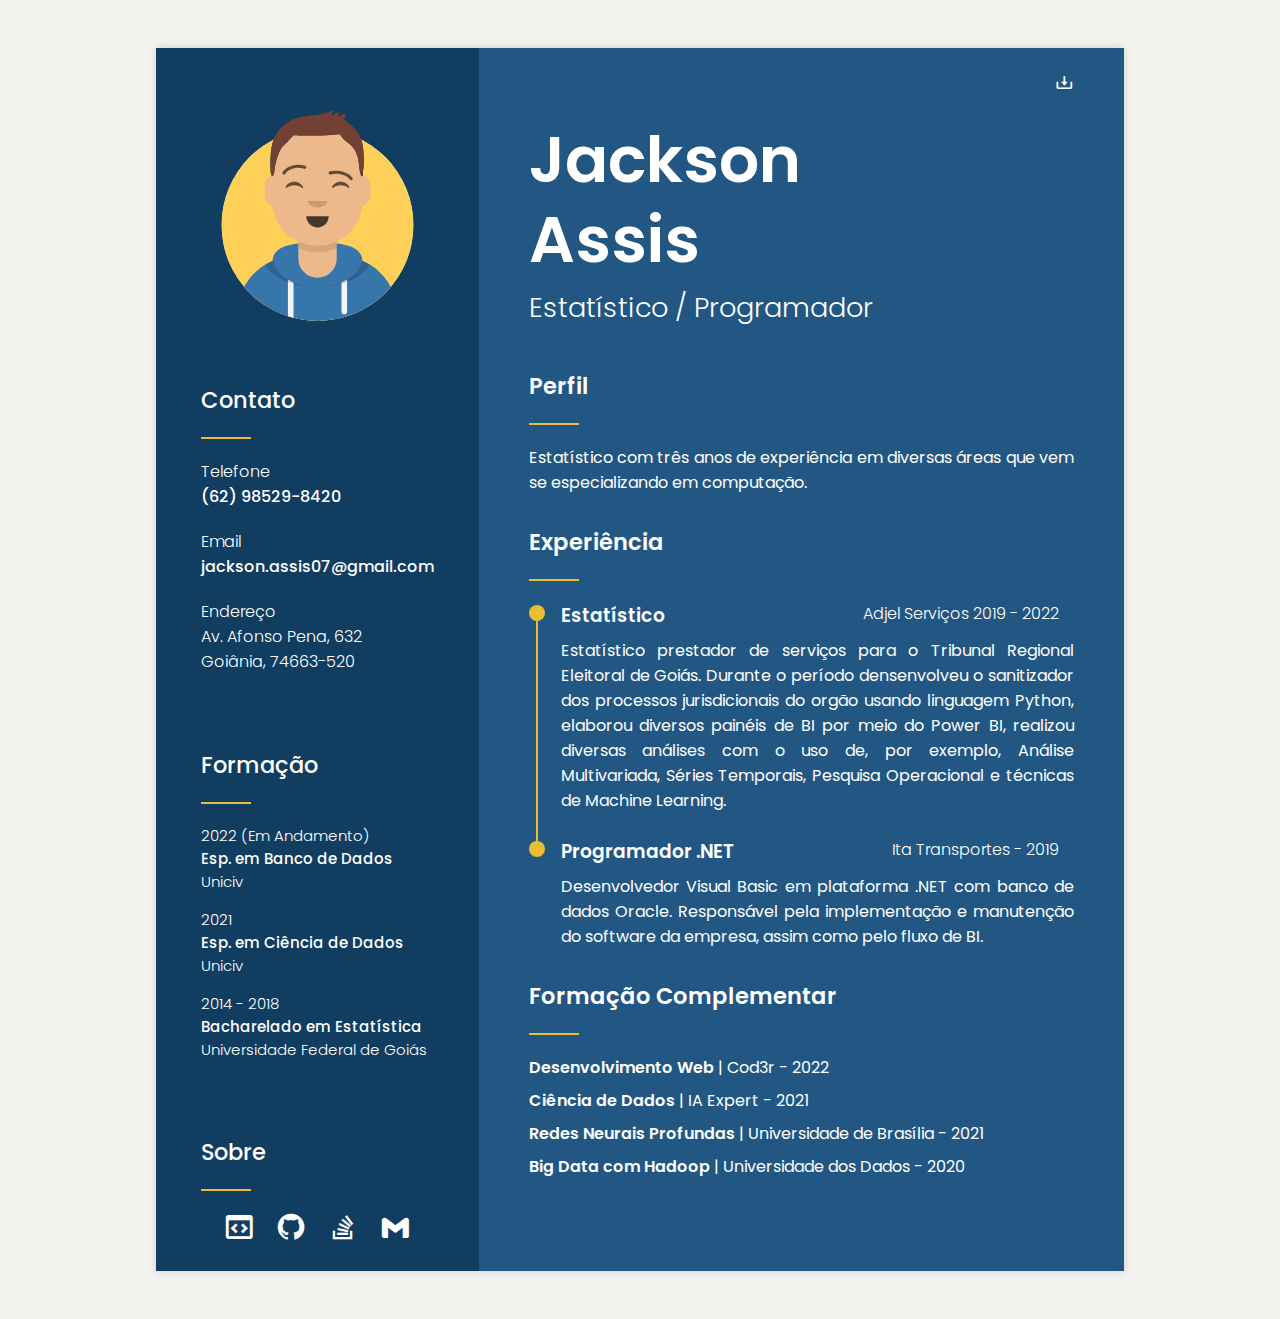
<file: curriculo/index.html>
<!DOCTYPE html>
<html lang="en">
<head>
    <meta charset="UTF-8">
    <meta name="viewport" content="width=device-width, initial-scale=1.0">
    <link rel="stylesheet" href="https://cdn.jsdelivr.net/npm/boxicons@latest/css/boxicons.min.css">
    <link rel="stylesheet" href="assets/css/styles.css">
    <title>Jackson Assis - Currículo</title>
</head>
<body>
    <header class="l-header" id="header">
        <nav class="nav bd-container">
            <a href="#" class="nav__logo">Jackson</a>
            <div class="div nav__menu" id="nav-menu">
                <ul class="nav__list">
                    <li class="nav__item">
                        <a href="#home" class="nav__link active-link">
                            <i class='bx bx-home-heart nav__icon'></i>
                            Início
                        </a>
                    </li>
                    <li class="nav__item">
                        <a href="#profile" class="nav__link">
                            <i class='bx bx-user nav__icon'></i>
                            Perfil
                        </a>
                    </li>
                    <li class="nav__item">
                        <a href="#education" class="nav__link">
                            <i class='bx bx-book-open nav__icon'></i>
                            Formação
                        </a>
                    </li>
                    <li class="nav__item">
                        <a href="#skills" class="nav__link">
                            <i class='bx bx-receipt nav__icon'></i>
                            Habilidades
                        </a>
                    </li>
                    <li class="nav__item">
                        <a href="#experience" class="nav__link">
                            <i class='bx bx-briefcase-alt nav__icon'></i>
                            Experiência
                        </a>
                    </li>
                    <li class="nav__item">
                        <a href="#certificates" class="nav__link">
                            <i class='bx bx-award nav__icon'></i>
                            Certificações
                        </a>
                    </li>
                </ul>
            </div>
            <div class="div nav__toggle" id="nav-toggle">
                <i class='bx bx-grid-alt nav__icon'></i>
            </div>
        </nav>
    </header>

    <main class="l-main bd-container">
        <div class="resume" id="area-cv">
            <div class="resume__left">
                <section class="home" id="home">
                    <div class="home__container section bd-grid">
                        <div class="home__data bd-grid">
                            <img src="assets/img/my-avatar.svg" alt="Imagem de perfil" class="home__img">
                        </div>
                        <div class="dados-pessoais">
                            <div class="titulo">
                                <h2>Contato</h2>
                                <div class="hr"><hr></div>    
                            </div>
                            <div class="conteudo">
                                <h2>Telefone</h2>
                                <p class="telefone">(62) 98529-8420</p>
                                <h2>Email</h2>
                                <p class="email">jackson.assis07@gmail.com</p>
                                <h2>Endereço</h2>
                                <p>Av. Afonso Pena, 632<br>Goiânia, 74663-520</p>
                            </div>
                        </div>
                        <div class="formacao">
                            <div class="titulo">
                                <h2>Formação</h2>
                                <div class="hr"><hr></div>    
                            </div>
                            <!-- <div class="curso">
                                <p>2021 - 2022</p>
                                <p>Mestrado em Estatística</p>
                                <p>Universidade de Brasília</p>
                            </div> -->
                            <div class="curso">
                                <p>2022 (Em Andamento)</p>
                                <p class="curso">Esp. em Banco de Dados</p>
                                <p>Uniciv</p>
                            </div>
                            <div class="curso">
                                <p>2021</p>
                                <p class="curso">Esp. em Ciência de Dados</p>
                                <p>Uniciv</p>
                            </div>
                            <div class="curso">
                                <p>2014 - 2018</p>
                                <p class="curso">Bacharelado em Estatística</p>
                                <p>Universidade Federal de Goiás</p>
                            </div>
                        </div>
                        <div class="sobre">
                            <div class="titulo">
                                <h2>Sobre</h2>
                                <div class="hr"><hr></div>    
                            </div>
                            <div class="box">
                                
                                <a href="https://jvassis.github.io" target="_blank"><i class='bx bx-code-block'></i></i></a>
                                <a href="https://github.com/jvassis" target="_blank"><i class='bx bxl-github' ></i></a>
                                <a href="https://stackoverflow.com/users/9889127/jassis" target="_blank"><i class='bx bxl-stack-overflow' ></i></a>
                                <a href="mailto:jackson.assis07@gmail.com"><i class='bx bxl-gmail' ></i></a>
                            </div>
                        </div>
                    </div>
                </section>
            </div>

            <div class="right">
                <div class="auxiliares">
                    <!-- <i class='bx bx-moon change-theme' title="Tema claro/escuro" id="theme-button"></i> -->
                    <i class='bx bx-download generate-pdf' title="Baixar Currículo em PDF" id="resume-button"></i>
                </div>
                <div class="nome-titulo">
                    <h1 class="nome">Jackson</h1>
                    <h1 class="sobrenome">Assis</h1>
                    <h5 class="profissao">Estatístico / Programador</h5>
                </div>
                <!-- Experiências -->
                <section class="perfil">
                    <div class="titulo">
                        <h2>Perfil</h2>
                        <div class="hr"><hr></div>    
                    </div>
                    <p>Estatístico com três anos de experiência em diversas áreas que vem se especializando em computação.</p>
                </section>

                <section class="experiencia">
                    <div class="titulo">
                        <h2>Experiência</h2>
                        <div class="hr"><hr></div>    
                    </div>
                    <div class="experience__container bd-grid">
                        <div class="experience__content">
                                <div class="experience__time">
                                    <span class="experience__rounder"></span>
                                    <span class="experience__line"></span>
                                </div>
                                <div class="experience__data bd-grid">
                                    <div class="header">
                                        <span class="cargo">Estatístico<span class="empresa">Adjel Serviços 2019 - 2022</span></h3>
                                    </div>
                                    <p class="experience__description">Estatístico prestador de serviços para o Tribunal Regional Eleitoral de Goiás. Durante o período densenvolveu o sanitizador dos processos jurisdicionais do orgão usando linguagem Python, elaborou diversos painéis de BI por meio do
                                        Power BI, realizou diversas análises com o uso de, por exemplo, Análise Multivariada, Séries Temporais, Pesquisa Operacional e técnicas de Machine Learning.</p>
                                </div>
                            </div>
                            <div class="experience__content">
                            <div class="experience__time">
                                <span class="experience__rounder"></span>
                            </div>
                            <div class="experience__data bd-grid">
                                <div class="header">
                                    <span class="cargo">Programador .NET<span class="empresa">Ita Transportes - 2019</span></h3>
                                </div>
                            <p class="experience__description">Desenvolvedor Visual Basic em plataforma .NET com banco de dados Oracle. Responsável pela implementação e manutenção do software da empresa, assim como pelo fluxo de BI.</p>
                            </div>
                        </div>
                    </div>
                </section>

                <section class="habilidades">
                    <div class="titulo">
                        <h2>Formação Complementar</h2>
                        <div class="hr"><hr></div>    
                    </div>
                    <div class="formacao__complementar bd-grid">
                        <p>Desenvolvimento Web <span>| Cod3r - 2022</span></p>
                        <p>Ciência de Dados <span>| IA Expert - 2021</span></p>
                        <p>Redes Neurais Profundas <span>| Universidade de Brasília - 2021</span></p>
                        <p>Big Data com Hadoop <span>| Universidade dos Dados - 2020</span></p>
                    </div>
                </section>
            </div>
        </div>
    </div>
    </main>

    <!-- Rolar a tela pra cima -->
    <a href="#" class="scrolltop" id="scroll-top">
        <i class='bx bx-chevron-up-circle scrolltop__icon'></i>
    </a>

    <!-- HTML/PDF -->
    <script src="assets/js/html2pdf.bundle.min.js"></script>

    <!-- Main JS -->
    <script src="assets/js/main.js"></script>
    
</body>

</html>
</file>
<file: curriculo/assets/css/styles.css>
@import url('https://fonts.googleapis.com/css2?family=Poppins:wght@100;200;300;400;500;600&display=swap');

:root {
  --header-height: 3rem;
  /* Cores */
  --networks-color: rgb(43, 50, 60);
  --title-color: white;
  --text-color: rgb(84, 84, 84);
  --text-color: white;
  --text-color-light: #7C8465;
  --container-color: rgb(255, 255, 255);
  --container-color-alt: rgb(43, 50, 60);
  --body-color: #F2F3EF;
  --left-text-color: #F2F3EF;
  --right-text-color: rgb(43, 50, 60);
  --right-font-weight: 400;
  --blue-python-color: #225783;
  --blue-dark-python-color: #0f3b5f;
  --yellow-python: #e9be32;
  /* Tamanho e Tipografia */
  --body-font: 'Poppins', sans-serif;
  --h1-font-size: 1.5rem;
  --h2-font-size: 1.25rem;
  --h3-font-size: 1rem;
  --normal-font-size: .938rem;
  --small-font-size: .875rem;
  --smaller-font-size: .813rem;
  /* Peso da Fonte */
  --font-medium: 500;
  --font-semi-bold: 600;
  /* Margens */
  --mb-1: .5rem;
  --mb-2: 1rem;
  --mb-3: 1.5rem;
  /* Z Index */
  --z-tooltip: 10;
  --z-fixed: 100;
}

/* Base */
*,
::before,
::after {
  box-sizing: border-box;
}

html {
  scroll-behavior: smooth;
}

/* tema dark */
body.dark-theme {
  --networks-color: #F2F3EF;
  --right-text-color: rgb(255, 255, 255);
  --left-text-color: #F2F3EF;
  --title-color: #D8DBD0;
  --text-color: #F2F3EF;
  --container-color: #212121;
  --container-color-alt: #181616;
  --body-color: #2B2B2B;
  --right-font-weight: 200
}

/* esquerda */
.dados-pessoais .conteudo h2,
.dados-pessoais .conteudo p,
.formacao p {
  font-weight: 300;
  text-align: justify;
  /* color: var(--left-text-color); */
  color: var(--text-color);
}

.dados-pessoais .conteudo h2, .dados-pessoais .conteudo p {
  font-size: 12pt;
}

.dados-pessoais .conteudo .telefone, .dados-pessoais .conteudo .email {
  font-weight: 500;
}

.dados-pessoais .conteudo p {
  margin-bottom: 20px;
  text-align: justify;
}

.formacao .titulo {
  margin-top: 30px;
}

.formacao .curso {
  margin-top: 15px;
}

.formacao .curso .curso {
  margin-top: 0;
  font-weight: 500;
}

.sobre .titulo {
  margin-top: 50px;
}

.sobre .box {
  display: flex;
  justify-content: center;
  align-items: center;

}

.sobre .box i {
  margin: 0px 10px;
  /* color: var(--left-text-color); */
  color: var(--text-color);
  font-size: 2rem;
}

.resume__left h2,
.resume__left p {
  /* color: var(--left-text-color); */
  color: var(--text-color);
}

/* direita */
.right {
  margin-left: 50px;
  margin-right: 50px;
}

.right .titulo h2 {
  color: var(--right-text-color);
  color: var(--text-color);
  font-weight: 600;
}

.nome-titulo {
  margin-top: 20px;
}

.nome-titulo h1 {
  font-weight: 600;
}

.nome-titulo .nome,
.nome-titulo .sobrenome {
  font-size: 4rem;
}

.nome-titulo .sobrenome {
  font-size: 4rem;
  margin-top: -15px;
}

.nome-titulo h5 {
  font-size: 1.7rem;
  font-weight: 300;
  margin: 0 0 40px 0;
}

.titulo {
  margin-top: 30px;
}

.titulo h2 {
  margin-bottom: 20px;
}

.titulo .hr {
  width: 50px;
  margin-bottom: 20px;
}

.experience__data .header span {
  font-size: 12pt;
  display: flex;
  justify-content: space-between;
}

.experience__data .header span.empresa {
  margin-right: 15px;
  font-weight: 300;
}

.experience__data .header span.cargo {
  /* font-weight: 400; */
  font-weight: 600;
  font-size: 14pt;
}

.hr hr {
  /* border: 1px solid var(--right-text-color);
  background: var(--right-text-color); */
  border: 1px solid var(--yellow-python);
  background: var(--yellow-python);
}

.perfil p {
  font-weight: 200;
  font-size: 12pt;
  margin-bottom: 20px;
}

.right p {
  font-weight: var(--right-font-weight);
  text-align: justify;
}

.auxiliares {
  display: flex;
  justify-content: right;
  margin-top: 25px;
}

/* Botão light/dark */
.change-theme {
  color: var(--text-color);
  font-size: 1.2rem;
  cursor: pointer;
  margin-right: 25px;
}

.change-theme:hover {
  color: var(--title-color);
}

/* Variações de escala da fonte */
body.scale-cv {
  --h1-font-size: .938rem;
  --h2-font-size: .938rem;
  --h3-font-size: .875rem;
  --normal-font-size: .813rem;
  --small-font-size: .75rem;
  --smaller-font-size: .688rem;
}

/* Botão pdf download */
.generate-pdf {
  display: inline-block;
  top: 2.2rem;
  left: 0;
  font-size: 1.2rem;
  color: var(--text-color);
  cursor: pointer;
}

.generate-pdf:hover {
  color: var(--title-color);
}

/* Tamanho e download/impressão do CV */
.scale-cv .change-theme,
.scale-cv .generate-pdf {
  display: none;
}

.scale-cv .bd-container {
  max-width: 595px;
}

.scale-cv .section {
  padding: .50rem 0 .80rem;
}

.scale-cv .section-title {
  margin-bottom: .75rem;
}

.scale-cv .resume__left,
.scale-cv .resume__right {
  padding: 0 1rem;
}

.scale-cv .home__img {
  width: 200px;
  height: 200px;
}

.scale-cv .home__container {
  gap: 1.5rem;
}

.scale-cv .home__data {
  gap: .25rem;
}

.scale-cv .home__address,
.scale-cv .social__container {
  gap: .75rem;
}

.scale-cv .home__icon,
.scale-cv .social__icon,
.scale-cv .interests__icon {
  font-size: 1rem;
}

.scale-cv .education__container,
.scale-cv .experience__container,
.scale-cv .certificate__container {
  gap: 1rem;
}

.scale-cv .education__time,
.scale-cv .experience__time {
  padding-right: .5rem;
}

.scale-cv .education__rounder,
.scale-cv .experience__rounder {
  width: 11px;
  height: 11px;
  margin-top: .22rem;
}

.scale-cv .education__line,
.scale-cv .experience__line {
  width: 1px;
  height: 110%;
  transform: translate(5px, 0);
}

.scale-cv .education__data,
.scale-cv .experience__data,
.formacao__complementar {
  gap: .25rem;
}

.scale-cv .skills__name {
  margin-bottom: var(--mb-1);
}

.scale-cv .interests__container {
  column-gap: 2.5rem;
}

body {
  margin: 0 0 var(--header-height) 0;
  padding: 0;
  font-family: var(--body-font);
  font-size: var(--normal-font-size);
  background-color: var(--body-color);
  color: var(--text-color);
}

h1,
h2,
h3,
ul,
p {
  margin: 0;
}

h1,
h2,
h3 {
  color: var(--title-color);
  font-weight: var(--font-medium);
}

ul {
  padding: 0;
  list-style: none;
}

a {
  text-decoration: none;
}

img {
  max-width: 100%;
  height: auto;
}

/* CSS */
.section {
  padding: 1.5rem 0;
}

.section-title {
  font-size: var(--h2-font-size);
  color: var(--title-color);
  font-weight: var(--font-semi-bold);
  text-transform: uppercase;
  letter-spacing: .35rem;
  text-align: center;
  margin-bottom: var(--mb-3);
}

/* Layout */
.bd-container {
  max-width: 968px;
  width: calc(100% - 3rem);
  margin-left: var(--mb-3);
  margin-right: var(--mb-3);
}

.bd-grid {
  display: grid;
  gap: 1.5rem;
}

.l-header {
  width: 100%;
  position: fixed;
  bottom: 0;
  left: 0;
  z-index: var(--z-fixed);
  background-color: var(--body-color);
  box-shadow: 0 -1px 4px rgba(0, 0, 0, .1);
  transition: .3s;
}

/* Nav */
.nav {
  height: var(--header-height);
  display: flex;
  justify-content: space-between;
  align-items: center;
}

@media screen and (max-width: 968px) {
  .nav__menu {
    position: fixed;
    bottom: -100%;
    left: 0;
    width: 100%;
    padding: 2rem 1.5rem;
    /* background-color: var(--body-color); */
    background-color: var(--blue-dark-python-color);
    box-shadow: 0 1px 4px rgba(0, 0, 0, .1);
    border-radius: 1rem 1rem 0 0;
    z-index: var(--z-fixed);
    transition: .3s;
  }
}

.nav__logo {
  color: var(--title-color);
  font-weight: var(--font-medium);
}

.nav_logo,
.nav__toggle {
  color: var(--title-color);
  font-weight: var(--font-medium);
}

.nav__toggle {
  font-size: 1.2rem;
  cursor: pointer;
}

.nav__item {
  text-transform: none;
  text-align: center;
}

.nav__list {
  display: grid;
  grid-template-columns: repeat(3, 1fr);
  gap: 2rem;
}

.nav__link {
  display: flex;
  flex-direction: column;
  font-size: var(--smaller-font-size);
  color: var(--text-color-light);
  font-weight: var(--font-medium);
}

.nav__link:hover {
  color: var(--title-color);
}

.nav__icon {
  font-size: 1.2rem;
  margin-bottom: var(--mb-1);
}

/* Exibição do menu */
.show-menu {
  bottom: var(--header-height);
}

/* Menu link */
.active-link {
  color: var(--title-color);
}

/* Home */
.home {
  position: relative;
  margin-top: 25px;
}

.home__container {
  gap: 3rem;
  align-items: center;
  justify-content: center;
}

.home__data {
  gap: .5rem;
  text-align: center;
}

.home__img {
  max-height: 14rem;
  border-radius: 50%;
  justify-self: center;
  margin-bottom: var(--mb-1);
}

.home__title {
  font-size: var(--h1-font-size);
}

.home_profession {
  font-size: var(--normal-font-size);
  margin-bottom: var(--mb-1);
}

.home__address {
  gap: 1rem;
}

.home_information {
  display: flex;
  align-items: center;
  font-size: var(--small-font-size);
}

.home__icon {
  font-size: 1.2rem;
  margin-right: .25rem;
}

/* Social */
.social__container {
  grid-template-columns: max-content;
  gap: 1rem;
}

.social__link {
  display: inline-flex;
  align-items: center;
  font-size: var(--small-font-size);
  color: var(--text-color);
}

.social__link:hover {
  color: var(--title-color);
}

.social__icon {
  font-size: 1.2rem;
  margin-right: .25rem;
}

/* Perfil */
.profile__description {
  text-align: center;
}

/* Educação e experiência */
.education__content,
.experience__content {
  display: flex;
}

.education__time,
.experience__time {
  padding-right: 1rem;
}

.education__rounder,
.experience__rounder {
  position: relative;
  display: block;
  width: 16px;
  height: 16px;
  /* background-color: var(--text-color-light); */
  background-color: var(--yellow-python);
  border-radius: 50%;
  margin-top: .25rem;
}

.education__line,
.experience__line {
  display: block;
  width: 2px;
  height: 110%;
  /* background-color: var(--text-color-light); */
  background-color: var(--yellow-python);
  transform: translate(7px, 0);
}

.education__data,
.experience__data,
.formacao__complementar {
  gap: .5rem;
}

.education__title,
.experience__data,
.formacao__complementar {
  font-size: var(--h3-font-size);
}

.formacao__complementar p {
  font-weight: 600;
}

.formacao__complementar span {
  font-weight: 400;
}

.education__studies,
.experience__company {
  /* font-size: var(--small-font-size); */
  color: var(--title-color);
  font-weight: 300;
}

.education__year {
  font-size: var(--smaller-font-size);
}

/* Hab e linguagens */
.skills__content,
.languages__content {
  grid-template-columns: repeat(2, 1fr);
}

.skills__content,
.languages__content {
  gap: 0;
}

.skills__name,
.languages__name {
  display: flex;
  align-items: center;
  margin-bottom: var(--mb-3);
}

/* Certificados */
.certificate__title {
  font-size: var(--h3-font-size);
  margin-bottom: var(--mb-1);
}

/* Interesses */
.interests__container {
  grid-template-columns: repeat(3, 1fr);
  margin-top: var(--mb-2);
}

.interests__content {
  display: flex;
  flex-direction: column;
  align-items: center;
}

.interests__icon {
  font-size: 1.5rem;
  color: var(--text-color-light);
  margin-bottom: .25rem;
}

.networks__icon {
  font-size: 2.5rem;
  color: #cfcfc4;
  margin-bottom: .25rem;
}

/* Rolar a tela pra cima */
.scrolltop {
  position: fixed;
  right: 1rem;
  bottom: -20%;
  display: flex;
  justify-content: center;
  align-items: center;
  padding: .3rem;
  background-color: var(--container-color-alt);
  border-radius: .4rem;
  z-index: var(--z-tooltip);
  transition: .4s;
  visibility: hidden;
}

.scrolltop__icon {
  font-size: 1.2rem;
  color: var(--text-color);
}

.show-scroll {
  visibility: visible;
  bottom: 5rem;
}

/* Media Queries */
/* Dispositivos pequenos - menu de duas colunas */
@media (max-width: 320px) {
  .nav__list {
    grid-template-columns: repeat(2, 1fr);
    gap: 1rem .5rem;
  }
}

@media (max-width: 968px) {
  body {
    background-color: var(--blue-python-color);
  }
  .sobre .box i {
    /* color: var(--networks-color); */
    color: white;
  }

  .bd-container {
    margin: 0 0;
    padding: 0 0;
    width: 100%;
  }

  .right {
    margin-left: 30px;
    margin-right: 30px;
  }

  .nome-titulo {
    text-align: center;
  }

  .dados-pessoais,
  .formacao {
    display: none;
  }

  .sobre .titulo {
    display: none;
  }

  .hr {
    display: block;
    width: 5%;
    margin: auto
  }

  .sobre i {
    font-size: 22px;
  }

  .section {
    padding-bottom: 0;
  }

  .nav {
    display: none;
  }

  .auxiliares {
    position: absolute;
    top: 0;
    left: 0;
    width: 100%;
    padding-right: 20px;
  }

  .nome-titulo>h1 {
    display: inline-flex;
    font-size: 24px !important;
  }

  .nome-titulo h5 {
    display: flex;
    justify-content: center;
    font-size: 14px;
  }

  h2 {
    font-size: 20px;
    font-weight: 400;
    text-align: center;
  }

  p,
  .perfil p {
    text-align: justify;
    font-size: 14px;
    font-weight: 400;
  }

  .experience__data .header span.cargo {
    display: block;
    font-size: 16px;
  }

  .experience__data .header span.cargo span.empresa {
    display: block;
    font-size: 14px;
  }

  .habilidades .titulo h2 span {
    display: block;
  }

  .formacao__complementar p:last-child {
    margin-bottom: 30px;
  }

}

@media (min-width: 968px) {
  .resume__left {
    background-color: #113d61 !important;
  }
  body {
    margin: 3rem 0;
  }

  body.dark-theme {
    --right-text-color: rgb(255, 255, 255);
  }

  .bd-container {
    margin-left: auto;
    margin-right: auto;
  }

  .l-header,
  .scrolltop {
    display: none;
  }

  .resume {
    display: grid;
    grid-template-columns: .5fr 1fr;
    /* background-color: var(--container-color); */
    background-color: var(--blue-python-color);
    box-shadow: 0 0 8px rgba(13, 12, 12, .15);
  }

  .resume__left {
    /* background-color: var(--container-color-alt); */
    background-color: var(--blue-dark-python-color);
    min-height: 1122px;
  }

  .resume__left,
  .resume__right {
    padding: 0 1.5rem;
  }

  .generate-pdf {
    display: inline-block;
  }

  .section-title,
  .profile__description {
    text-align: initial;
  }

  .home__container {
    gap: 1.5rem;
  }
}
</file>
